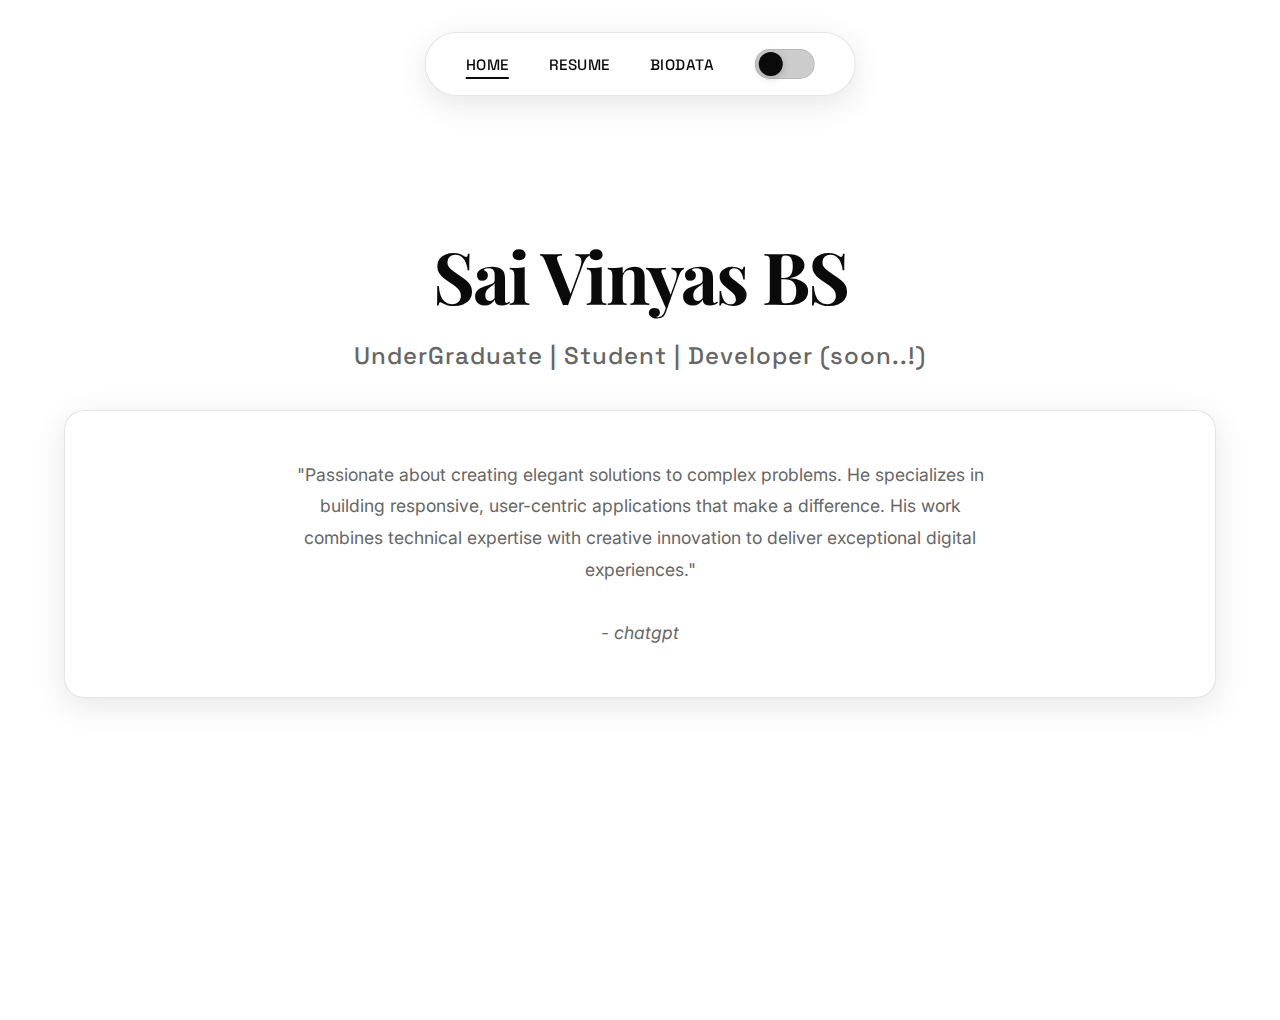
<file: index.html>
<!DOCTYPE html>
<html lang="en">
<head>
  <meta charset="UTF-8" />
  <meta name="viewport" content="width=device-width, initial-scale=1.0" />
  <title>Vinyas Portfolio</title>
  <link href="https://fonts.googleapis.com/css2?family=Playfair+Display:wght@400;700&family=Inter:wght@300;400;500;600;700&family=Space+Grotesk:wght@300;400;500;600;700&display=swap" rel="stylesheet" />
  <link rel="stylesheet" href="style.css" />
</head>

<body>
  <nav>
    <div class="nav-container">
      <div class="nav-links">
        <a href="#" class="nav-link active" data-page="home">HOME</a>
        <a href="#" class="nav-link" data-page="resume">RESUME</a>
        <a href="#" class="nav-link" data-page="biodata">BIODATA</a>
        <div class="theme-toggle" id="themeToggle"></div>
      </div>
    </div>
  </nav>

  <main>
   
    <section id="home" class="page active">
      <div class="hero">
        <h1>Sai Vinyas BS</h1>
        <p class="subtitle">UnderGraduate | Student | Developer (soon..!)</p>
        <div class="glass-card">
          <p>
            "Passionate about creating elegant solutions to complex problems. 
            He specializes in building responsive, user-centric applications 
            that make a difference. His work combines technical expertise 
            with creative innovation to deliver exceptional digital experiences."
            <br><br><i>- chatgpt</i>
          </p>
        </div>
      </div>
    </section>

    
    <section id="resume" class="page">
      <h2 class="section-title">Resume</h2>

      <div class="glass-card resume-section">
        <h3>Work Experience</h3>
        <span>Yet to do</span>
      </div>

      <div class="glass-card resume-section">
        <h3>Education</h3>
        <div class="education-item">
          <h4>Bachelors of Engineering (B.E)</h4>
          <div class="institution">RV INSTITUTE OF TECHNOLOGY AND MANAGEMENT</div>
          <div class="date">2023 - 2027</div>
        </div>
        <div class="education-item">
          <h4>PRE UNIVERSITY</h4>
          <div class="institution">KLE's S NIJALLINGAPPA PU COLLEGE</div>
          <div class="date">2021 - 2023</div>
        </div>
        <div class="education-item">
          <h4>SCHOOLING</h4>
          <div class="institution">SCVK</div>
          <div class="date">2011 - 2021</div>
        </div>
      </div>

      <div class="glass-card resume-section">
        <h3>Skills & Technologies</h3>
        <div class="skills-grid">
          <div class="skill-category">
            <h4>Frontend</h4>
            <ul>
              <li>React</li>
              <li>HTML5, CSS3</li>
              <li>JavaScript</li>
              <li>Tailwind, Bootstrap</li>
            </ul>
          </div>
          <div class="skill-category">
            <h4>Backend</h4>
            <ul>
              <li>Node.js</li>
              <li>Express</li>
              <li>MongoDB</li>
              <li>RESTful APIs</li>
            </ul>
          </div>
          <div class="skill-category">
            <h4>Others</h4>
            <ul>
              <li>Git, GitHub Actions</li>
              <li>C++, C</li>
              <li>Java, SpringBoot*</li>
              <li>CI/CD Pipelines*</li>
            </ul>
          </div>
          <div class="skill-category">
            <h4>Design</h4>
            <ul>
              <li>Figma</li>
              <li>UI/UX Principles</li>
              <li>Responsive Design</li>
              <li>Prototyping</li>
            </ul>
          </div>
        </div>
      </div>
    </section>

    
    <section id="biodata" class="page">
      <h2 class="section-title">Bio-Data</h2>

      <div class="glass-card">
        <div class="biodata-grid">
          <div class="bio-field"><label>Full Name</label><span>Sai Vinyas BS</span></div>
          <div class="bio-field"><label>Date of Birth</label><span>February 18, 2005</span></div>
          <div class="bio-field"><label>Nationality</label><span>Indian</span></div>
          <div class="bio-field"><label>Gender</label><span>Male</span></div>
          <div class="bio-field"><label>Marital Status</label><span>Single</span></div>
          <div class="bio-field"><label>Languages Known</label><span>English, Kannada, Hindi</span></div>
          <div class="bio-field"><label>Email Address</label><span>saivinyas18@email.com</span></div>
          <div class="bio-field"><label>Phone Number</label><span>+91 8884 180205</span></div>
          <div class="bio-field"><label>Address</label><span>Bengaluru, Karnataka, India</span></div>
          <div class="bio-field">
            <label>LinkedIn</label>
            <span><a href="https://www.linkedin.com/in/saivinyas" target="_blank">linkedin.com/in/saivinyas</a></span>
          </div>
          <div class="bio-field">
            <label>GitHub</label>
            <span><a href="https://github.com/VINYAS-BTW" target="_blank">github.com/VINYAS-BTW</a></span>
          </div>
          <div class="bio-field">
            <label>Portfolio Website</label>
            <span><a href="https://saivinyas.vercel.app/" target="_blank">saivinyas.dev</a></span>
          </div>
        </div>
      </div>

      <div class="glass-card">
        <h3>Hobbies & Interests</h3>
        <p>Playing Average Cricket | Reading Boring Books | Roaming around the same streets | Getting involved in chaos</p>
      </div>

      <div class="glass-card">
        <h3>References</h3>
        <p>Available upon request...</p>
      </div>
    </section>
  </main>

  <script>
    
    const links = document.querySelectorAll('.nav-link');
    const pages = document.querySelectorAll('.page');

    links.forEach(link => {
      link.addEventListener('click', (e) => {
        e.preventDefault();

        
        links.forEach(l => l.classList.remove('active'));
        pages.forEach(p => p.classList.remove('active'));

       
        link.classList.add('active');
        document.getElementById(link.dataset.page).classList.add('active');
      });
    });


    const themeToggle = document.getElementById('themeToggle');
const body = document.body;

const currentTheme = localStorage.getItem('theme') || 'light';
if (currentTheme === 'dark') {
    body.classList.add('dark-mode');
}

themeToggle.addEventListener('click', () => {
    body.classList.toggle('dark-mode');
    
    const theme = body.classList.contains('dark-mode') ? 'dark' : 'light';
    localStorage.setItem('theme', theme);
});

  </script>
</body>
</html>
</file>
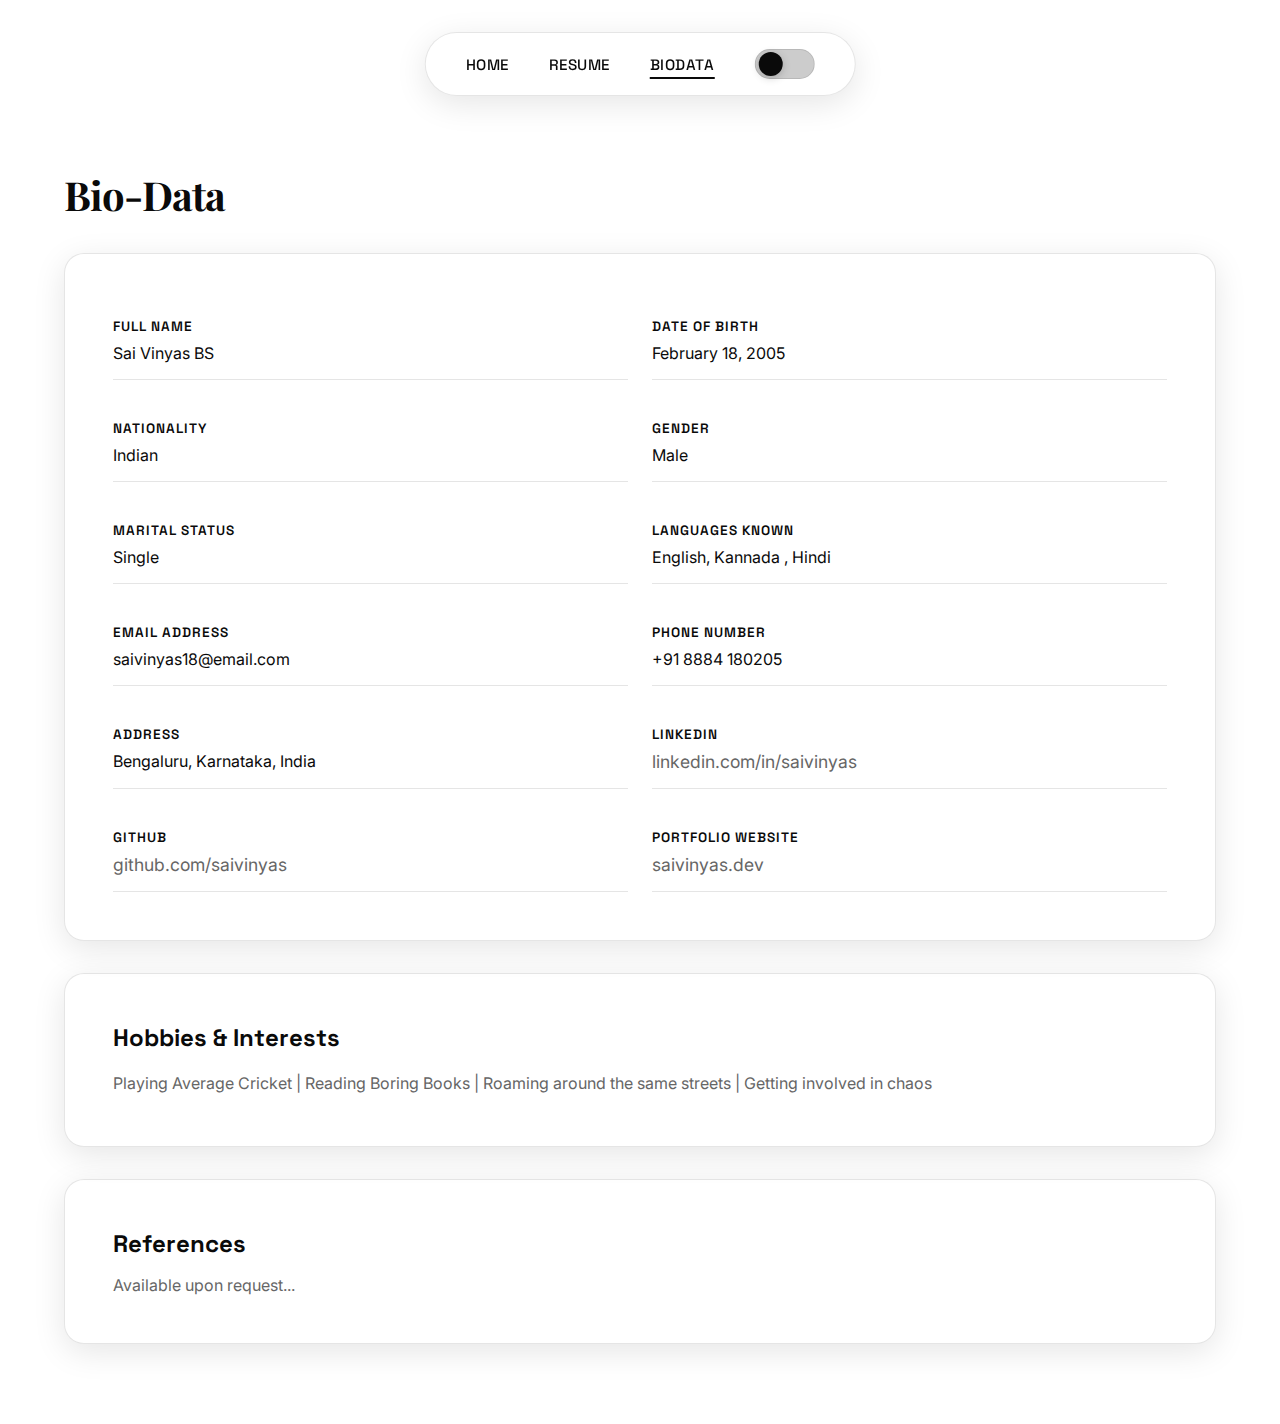
<file: Biodata.html>
<!DOCTYPE html>
<html lang="en">
  <head>
    <meta charset="UTF-8" />
    <meta name="viewport" content="width=device-width, initial-scale=1.0" />
    <title>Vinyas Biodata</title>
    <link
      href="https://fonts.googleapis.com/css2?family=Playfair+Display:wght@400;700&family=Inter:wght@300;400;500;600;700&family=Space+Grotesk:wght@300;400;500;600;700&display=swap"
      rel="stylesheet"
    />
    <link rel="stylesheet" href="style.css" />
  </head>
  <body>
    <nav>
      <div class="nav-container">
        <div class="nav-links">
          <a href="index.html" class="nav-link">HOME</a>
          <a href="resume.html" class="nav-link">RESUME</a>
          <a href="biodata.html" class="nav-link active">BIODATA</a>
          <div class="theme-toggle" id="themeToggle"></div>
        </div>
      </div>
    </nav>

    <main>
      <div class="page active">
        <h2 class="section-title"> Bio-Data</h2>

        <div class="glass-card">
          <div class="biodata-grid">
            <div class="bio-field">
              <label>Full Name</label>
              <span>Sai Vinyas BS</span>
            </div>
            <div class="bio-field">
              <label>Date of Birth</label>
              <span>February 18, 2005</span>
            </div>
            <div class="bio-field">
              <label>Nationality</label>
              <span>Indian</span>
            </div>
            <div class="bio-field">
              <label>Gender</label>
              <span>Male</span>
            </div>
            <div class="bio-field">
              <label>Marital Status</label>
              <span>Single</span>
            </div>
            <div class="bio-field">
              <label>Languages Known</label>
              <span>English, Kannada , Hindi</span>
            </div>
            <div class="bio-field">
              <label>Email Address</label>
              <span>saivinyas18@email.com</span>
            </div>
            <div class="bio-field">
              <label>Phone Number</label>
              <span>+91 8884 180205</span>
            </div>
            <div class="bio-field">
              <label>Address</label>
              <span>Bengaluru, Karnataka, India</span>
            </div>
            <div class="bio-field">
              <label>LinkedIn</label>
              <span>
                <a
                  href="https://www.linkedin.com/in/saivinyas"
                  target="_blank"
                  rel="noopener noreferrer"
                >
                  linkedin.com/in/saivinyas
                </a>
              </span>
            </div>

            <div class="bio-field">
              <label>GitHub</label>
              <span>
                <a
                  href="https://github.com/VINYAS-BTW"
                  target="_blank"
                  rel="noopener noreferrer"
                >
                  github.com/saivinyas
                </a>
              </span>
            </div>

            <div class="bio-field">
              <label>Portfolio Website</label>
              <span>
                <a
                  href="https://www.linkedin.com/in/sai-vinyas-bs-864510296"
                  target="_blank"
                  rel="noopener noreferrer"
                >
                  saivinyas.dev
                </a>
              </span>
            </div>
          </div>
        </div>

        <div class="glass-card">
          <h3
            style="
              font-family: 'Space Grotesk', sans-serif;
              font-size: 1.5rem;
              margin-bottom: 1rem;
            "
          >
            Hobbies & Interests
          </h3>
          <p style="color: var(--accent); line-height: 1.8">
            Playing Average Cricket | Reading Boring Books | Roaming around the
            same streets | Getting involved in chaos
          </p>
        </div>

        <div class="glass-card">
          <h3
            style="
              font-family: 'Space Grotesk', sans-serif;
              font-size: 1.5rem;
              margin-bottom: 1rem;
            "
          >
            References
          </h3>
          <p style="color: var(--accent)">Available upon request...</p>
        </div>
      </div>
    </main>

    <script src="script.js"></script>
  </body>
</html>
</file>
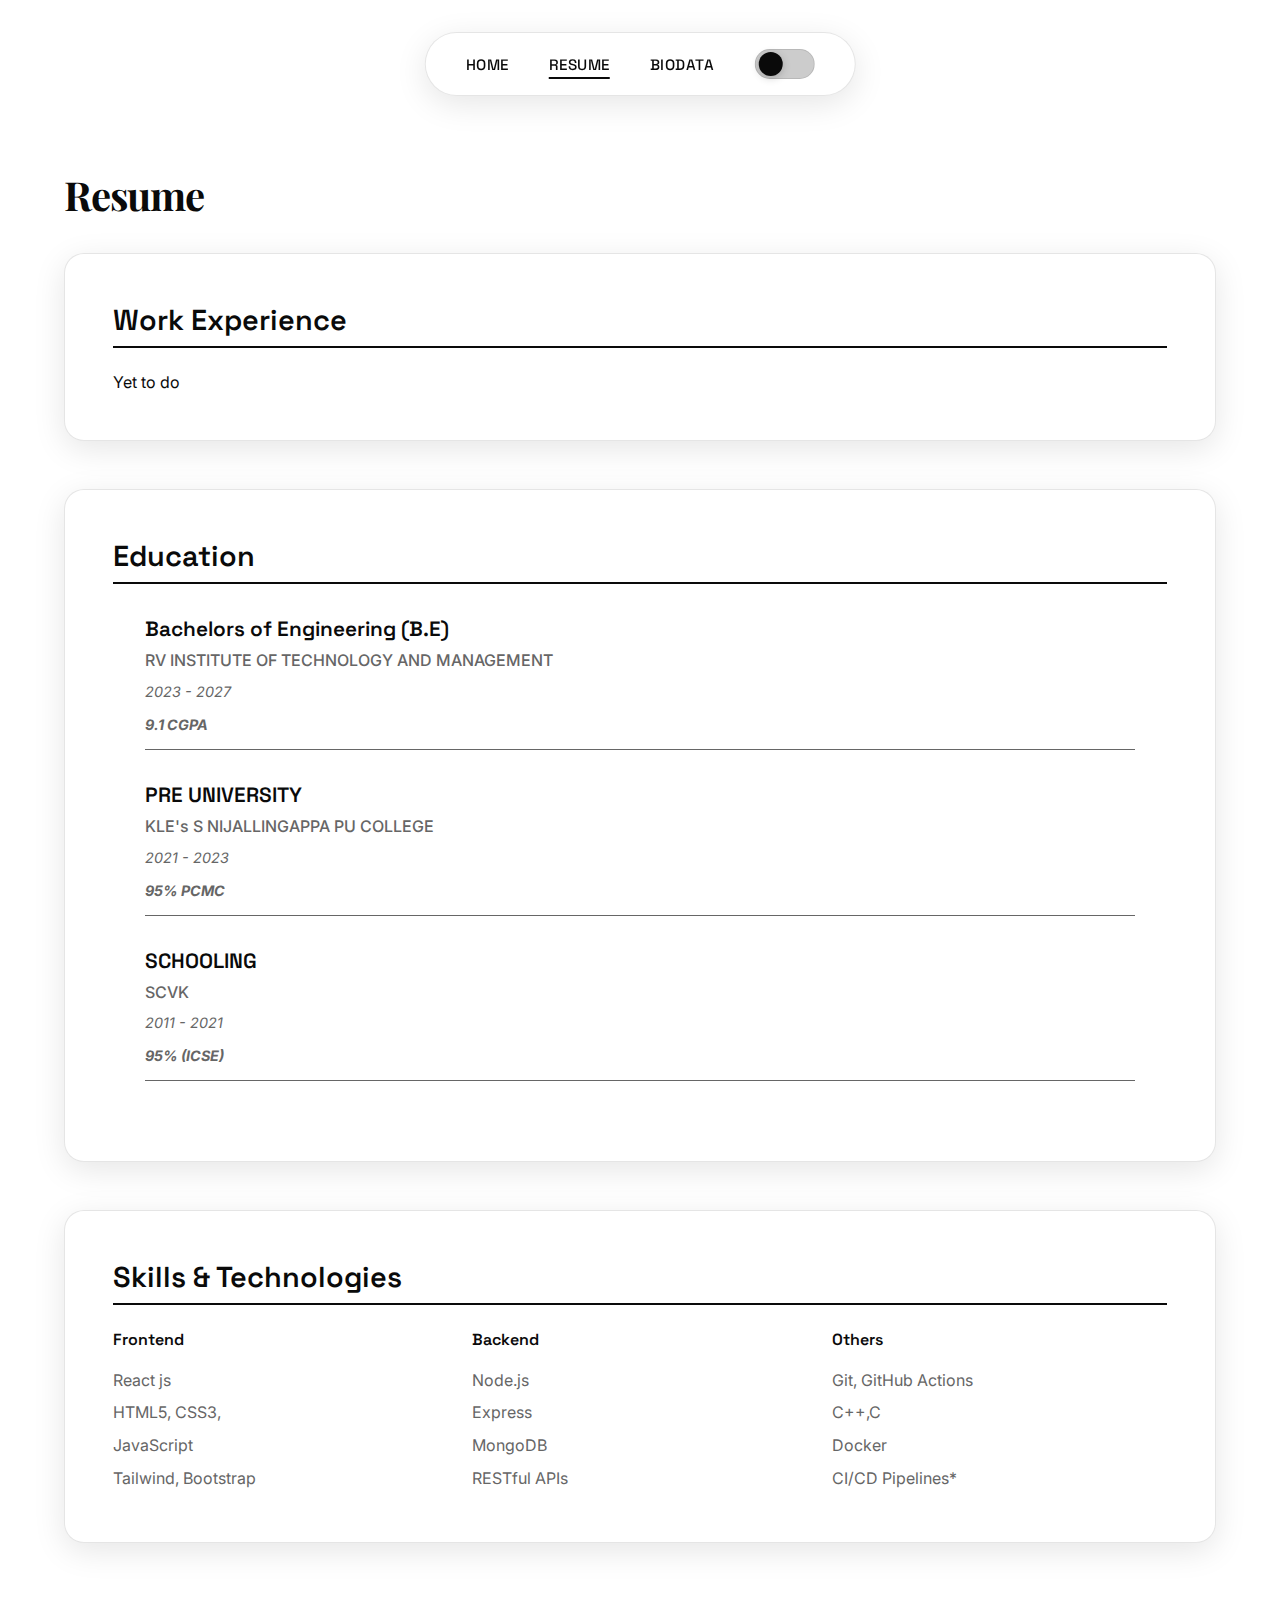
<file: Resume.html>
<!DOCTYPE html>
<html lang="en">
  <head>
    <meta charset="UTF-8" />
    <meta name="viewport" content="width=device-width, initial-scale=1.0" />
    <title>Vinyas Resume</title>
    <link
      href="https://fonts.googleapis.com/css2?family=Playfair+Display:wght@400;700&family=Inter:wght@300;400;500;600;700&family=Space+Grotesk:wght@300;400;500;600;700&display=swap"
      rel="stylesheet"
    />
    <link rel="stylesheet" href="style.css" />
  </head>
  <body>
    <nav>
      <div class="nav-container">
        <div class="nav-links">
          <a href="index.html" class="nav-link">HOME</a>
          <a href="resume.html" class="nav-link active">RESUME</a>
          <a href="biodata.html" class="nav-link">BIODATA</a>
          <div class="theme-toggle" id="themeToggle"></div>
        </div>
      </div>
    </nav>

    <main>
      <div class="page active">
        <h2 class="section-title"> Resume</h2>

        <div class="glass-card resume-section">
          <h3>Work Experience</h3>
          <span>Yet to do</span>
        </div>

        <div class="glass-card resume-section">
          <h3>Education</h3>
          <div class="education-item">
            <h4>Bachelors of Engineering (B.E)</h4>
            <div class="institution">
              RV INSTITUTE OF TECHNOLOGY AND MANAGEMENT
            </div>
            <div class="date">2023 - 2027</div>
            <div class="date"> <i> <b>9.1 CGPA</b></i></div>
          </div>
          <div class="education-item">
            <h4>PRE UNIVERSITY</h4>
            <div class="institution">KLE's S NIJALLINGAPPA PU COLLEGE</div>
            <div class="date">2021 - 2023</div>
            <div class="date"> <i><b>95% PCMC</b></i></div>
          </div>
          <div class="education-item">
            <h4>SCHOOLING</h4>
            <div class="institution">SCVK</div>
            <div class="date">2011 - 2021</div>
            <div class="date"> <i><b>95% (ICSE)</b></i></div>
          </div>
        </div>

        <div class="glass-card resume-section">
          <h3>Skills & Technologies</h3>
          <div class="skills-grid">
            <div class="skill-category">
              <h4>Frontend</h4>
              <ul>
                <li>React js</li>
                <li>HTML5, CSS3,</li>
                <li>JavaScript</li>
                <li>Tailwind, Bootstrap</li>
              </ul>
            </div>
            <div class="skill-category">
              <h4>Backend</h4>
              <ul>
                <li>Node.js</li>
                <li>Express</li>
                <li>MongoDB</li>
                <li>RESTful APIs</li>
              </ul>
            </div>
            <div class="skill-category">
              <h4>Others</h4>
              <ul>
                <li>Git, GitHub Actions</li>
                <li>C++,C</li>
                <li>Docker</li>
                <li>CI/CD Pipelines*</li>
              </ul>
            </div>
            
          </div>
        </div>
      </div>
    </main>

    <script src="script.js"></script>
  </body>
</html>
</file>
<file: style.css>
* {
    margin: 0;
    padding: 0;
    box-sizing: border-box;
}

:root {
    --bg-light: #ffffff;
    --bg-dark: #0a0a0a;
    --text-light: #0a0a0a;
    --text-dark: #ffffff;
    --accent: #666666;
    --glass-bg-light: rgba(255, 255, 255, 0.1);
    --glass-bg-dark: rgba(255, 255, 255, 0.05);
}

body {
    font-family: 'Inter', sans-serif;
    background: var(--bg-light);
    color: var(--text-light);
    transition: all 0.4s ease;
    min-height: 100vh;
}

body.dark-mode {
    background: var(--bg-dark);
    color: var(--text-dark);
}

nav {
    position: fixed;
    top: 2rem;
    left: 50%;
    transform: translateX(-50%);
    padding: 1rem 2.5rem;
    background: var(--glass-bg-light);
    border: 1px solid rgba(0, 0, 0, 0.1);
    border-radius: 50px;
    z-index: 1000;
    transition: all 0.4s ease;
    box-shadow: 0 8px 32px rgba(0, 0, 0, 0.1);
}

body.dark-mode nav {
    background: var(--glass-bg-dark);
    border: 1px solid rgba(255, 255, 255, 0.1);
    box-shadow: 0 8px 32px rgba(255, 255, 255, 0.05);
}

.nav-container {
    display: flex;
    justify-content: center;
    align-items: center;
}

.nav-links {
    display: flex;
    gap: 2.5rem;
    align-items: center;
}

.nav-links a {
    font-family: 'Space Grotesk', sans-serif;
    font-weight: 500;
    font-size: 0.95rem;
    text-decoration: none;
    color: inherit;
    position: relative;
    letter-spacing: 0.5px;
    transition: all 0.3s ease;
}

.nav-links a::after {
    content: '';
    position: absolute;
    bottom: -5px;
    left: 0;
    width: 0;
    height: 2px;
    background: currentColor;
    transition: width 0.3s ease;
}

.nav-links a:hover::after,
.nav-links a.active::after {
    width: 100%;
}


.theme-toggle {
    width: 60px;
    height: 30px;
    background: rgba(0, 0, 0, 0.2);
    border-radius: 30px;
    position: relative;
    cursor: pointer;
    transition: all 0.3s ease;
    border: 1px solid rgba(0, 0, 0, 0.1);
}

body.dark-mode .theme-toggle {
    background: rgba(255, 255, 255, 0.2);
    border: 1px solid rgba(255, 255, 255, 0.1);
}

.theme-toggle::before {
    content: '';
    position: absolute;
    width: 24px;
    height: 24px;
    background: var(--text-light);
    border-radius: 50%;
    top: 2px;
    left: 3px;
    transition: all 0.3s ease;
    box-shadow: 0 2px 8px rgba(0, 0, 0, 0.2);
}

body.dark-mode .theme-toggle::before {
    background: var(--text-dark);
    transform: translateX(30px);
}


main {
    margin-top: 120px;
    padding: 3rem 4rem;
    max-width: 1400px;
    margin-left: auto;
    margin-right: auto;
}

.page {
    display: none;
    animation: fadeIn 0.5s ease;
}

.page.active {
    display: block;
}

@keyframes fadeIn {
    from {
        opacity: 0;
        transform: translateY(20px);
    }
    to {
        opacity: 1;
        transform: translateY(0);
    }
}


.glass-card {
    background: var(--glass-bg-light);
    border: 1px solid rgba(0, 0, 0, 0.1);
    border-radius: 20px;
    padding: 3rem;
    margin-bottom: 2rem;
    box-shadow: 0 8px 32px rgba(0, 0, 0, 0.1);
    transition: all 0.3s ease;
}

body.dark-mode .glass-card {
    background: var(--glass-bg-dark);
    border: 1px solid rgba(255, 255, 255, 0.1);
    box-shadow: 0 8px 32px rgba(255, 255, 255, 0.05);
}

.glass-card:hover {
    transform: translateY(-5px);
    box-shadow: 0 12px 40px rgba(0, 0, 0, 0.15);
}

body.dark-mode .glass-card:hover {
    box-shadow: 0 12px 40px rgba(255, 255, 255, 0.1);
}

.hero {
    text-align: center;
    padding: 4rem 0;
}

.hero h1 {
    font-family: 'Playfair Display', serif;
    font-size: 4.5rem;
    font-weight: 700;
    margin-bottom: 1rem;
    line-height: 1.2;
    letter-spacing: -2px;
}

.hero .subtitle {
    font-family: 'Space Grotesk', sans-serif;
    font-size: 1.5rem;
    font-weight: 500;
    color: var(--accent);
    margin-bottom: 2rem;
    letter-spacing: 1px;
}

.hero p {
    font-size: 1.1rem;
    line-height: 1.8;
    max-width: 700px;
    margin: 0 auto;
    color: var(--accent);
}


.section-title {
    font-family: 'Playfair Display', serif;
    font-size: 2.5rem;
    font-weight: 700;
    margin-bottom: 2rem;
    letter-spacing: -1px;
}

.resume-section {
    margin-bottom: 3rem;
}

.resume-section h3 {
    font-family: 'Space Grotesk', sans-serif;
    font-size: 1.8rem;
    font-weight: 600;
    margin-bottom: 1.5rem;
    padding-bottom: 0.5rem;
    border-bottom: 2px solid currentColor;
}

.experience-item,
.education-item {
    margin: 2rem;
    border-bottom: 1px solid var(--accent);
}

.experience-item h4,
.education-item h4 {
    font-family: 'Space Grotesk', sans-serif;
    font-size: 1.3rem;
    font-weight: 600;
    margin-bottom: 0.5rem;
}

.experience-item .company,
.education-item .institution {
    font-weight: 500;
    color: var(--accent);
    margin-bottom: 0.8rem;
}

.experience-item .date,
.education-item .date {
    font-size: 0.9rem;
    font-style: italic;
    color: var(--accent);
    margin-bottom: 1rem;
}

.experience-item ul,
.skills-list {
    list-style: none;
    padding-left: 0;
}

.experience-item li {
    padding: 0.3rem 0;
    padding-left: 1.5rem;
    position: relative;
}

.experience-item li::before {
    content: '▹';
    position: absolute;
    left: 0;
    color: var(--accent);
}

.skills-grid {
    display: grid;
    grid-template-columns: repeat(auto-fit, minmax(200px, 1fr));
    gap: 1.5rem;
}

.skill-category h4 {
    font-family: 'Space Grotesk', sans-serif;
    font-weight: 600;
    margin-bottom: 0.8rem;
}

.skill-category ul {
    list-style: none;
}

.skill-category li {
    padding: 0.4rem 0;
    color: var(--accent);
}


.biodata-grid {
    display: grid;
    grid-template-columns: repeat(2, 1fr);
    gap: 1.5rem;
}

.bio-field {
    padding: 1rem 0;
    border-bottom: 1px solid rgba(0, 0, 0, 0.1);
    
}

body.dark-mode .bio-field {
    border-bottom: 1px solid rgba(255, 255, 255, 0.1);
}

.bio-field label {
    font-family: 'Space Grotesk', sans-serif;
    font-weight: 600;
    font-size: 0.95rem;
    display: block;
    margin-bottom: 0.5rem;
    text-transform: uppercase;
    letter-spacing: 1px;
    font-size: 0.85rem;
    
}

.bio-field span a {
    color: var(--accent);
    font-size: 1.1rem;
    list-style: none;
    text-decoration: none;
}
.bio-field span a:hover{
    color: rgb(197, 210, 223);
    font-size: 1.1rem;
    list-style: none;
    text-decoration: none;
}


@media (max-width: 768px) {
    nav {
        top: 1rem;
        padding: 0.8rem 1.5rem;
    }

    main {
        padding: 2rem;
        margin-top: 100px;
    }

    .nav-links {
        gap: 1.5rem;
    }

    .hero h1 {
        font-size: 3rem;
    }

    .hero .subtitle {
        font-size: 1.2rem;
    }

    .biodata-grid {
        grid-template-columns: 1fr;
    }

    .glass-card {
        padding: 2rem;
    }

    .skills-grid {
        grid-template-columns: 1fr;
    }
}

@media (max-width: 480px) {
    nav {
        padding: 0.8rem 1rem;
    }

    .nav-links {
        gap: 1rem;
    }

    .nav-links a {
        font-size: 0.85rem;
    }

    .theme-toggle {
        width: 50px;
        height: 26px;
    }

    .theme-toggle::before {
        width: 20px;
        height: 20px;
    }

    body.dark-mode .theme-toggle::before {
        transform: translateX(24px);
    }
}
</file>
